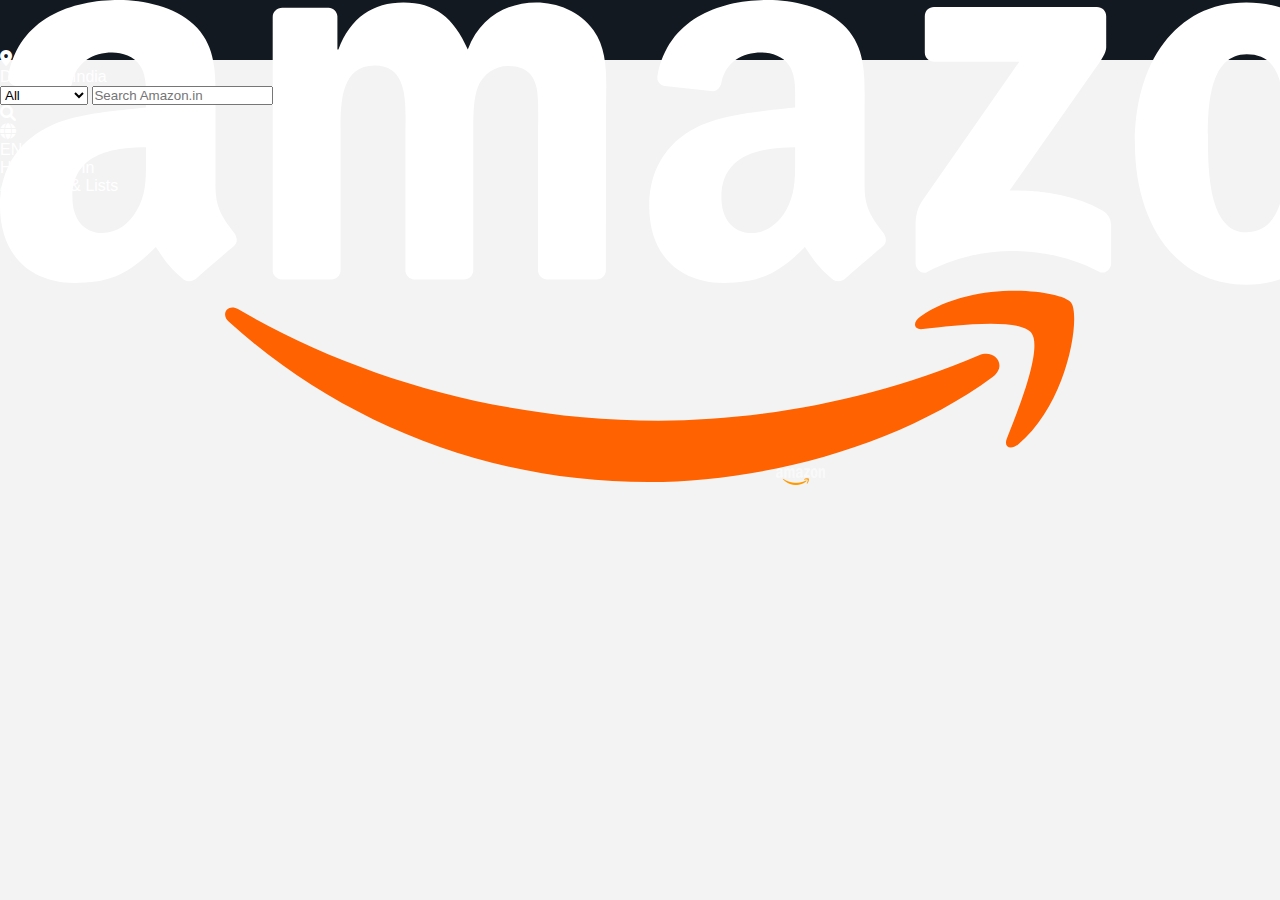
<file: amazon_clone/index.html>
<!DOCTYPE html>
<html lang="en">
  <head>
    <meta charset="UTF-8" />
    <meta name="viewport" content="width=device-width, initial-scale=1.0" />
    <meta name="description" content="Amazon Clone" />
    <meta name="keywords" content="Amazon, Clone, E-commerce" />
    <meta name="author" content="Your Name" />
    <link
      rel="icon"
      type="image/png"
      href="./assets/images/amazon-icon-seeklogo.svg"
    />
    <title>Amazon</title>
    <link rel="stylesheet" href="style.css" />
    <link
      rel="stylesheet"
      href="https://cdnjs.cloudflare.com/ajax/libs/font-awesome/6.0.0-beta3/css/all.min.css"
    />
  </head>
  <body>
    <header>
      <div class="navbar">
        <div class="nav-logo border">
          <a class="logo" href="index.html">
            <img src="./assets/images/AMZN_BIG.D (1).svg" alt="Amazon Logo" />
          </a>
        </div>

        <div class="nav-address border">
          <i class="fas fa-location-dot"></i>
          <div class="address">
            <span class="address-text">Deliver to</span>
            <span class="address-location">India</span>
          </div>
        </div>

        <div class="nav-search">
          <select
            class="search-select"
            aria-label="Search Select"
            name="search"
          >
            <option value="all">All</option>
            <option value="books">Books</option>
            <option value="electronics">Electronics</option>
            <option value="clothing">Clothing</option>
          </select>
          <input
            type="text"
            class="search-input"
            placeholder="Search Amazon.in"
            aria-label="Search Input"
          />
          <div class="search-icon">
            <i class="fas fa-search"></i>
          </div>
        </div>

        <div class="lang-switch">
          <div class="lang-icon">
            <i class="fas fa-globe"></i>
          </div>
          <div class="lang-text">EN</div>
        </div>

        <div class="nav-sign-in">
          <div class="nav-signin-text">Hello, Sign in</div>
          <div class="nav-account">Accounts & Lists</div>
        </div>
      </div>
    </header>
  </body>
</html>
</file>
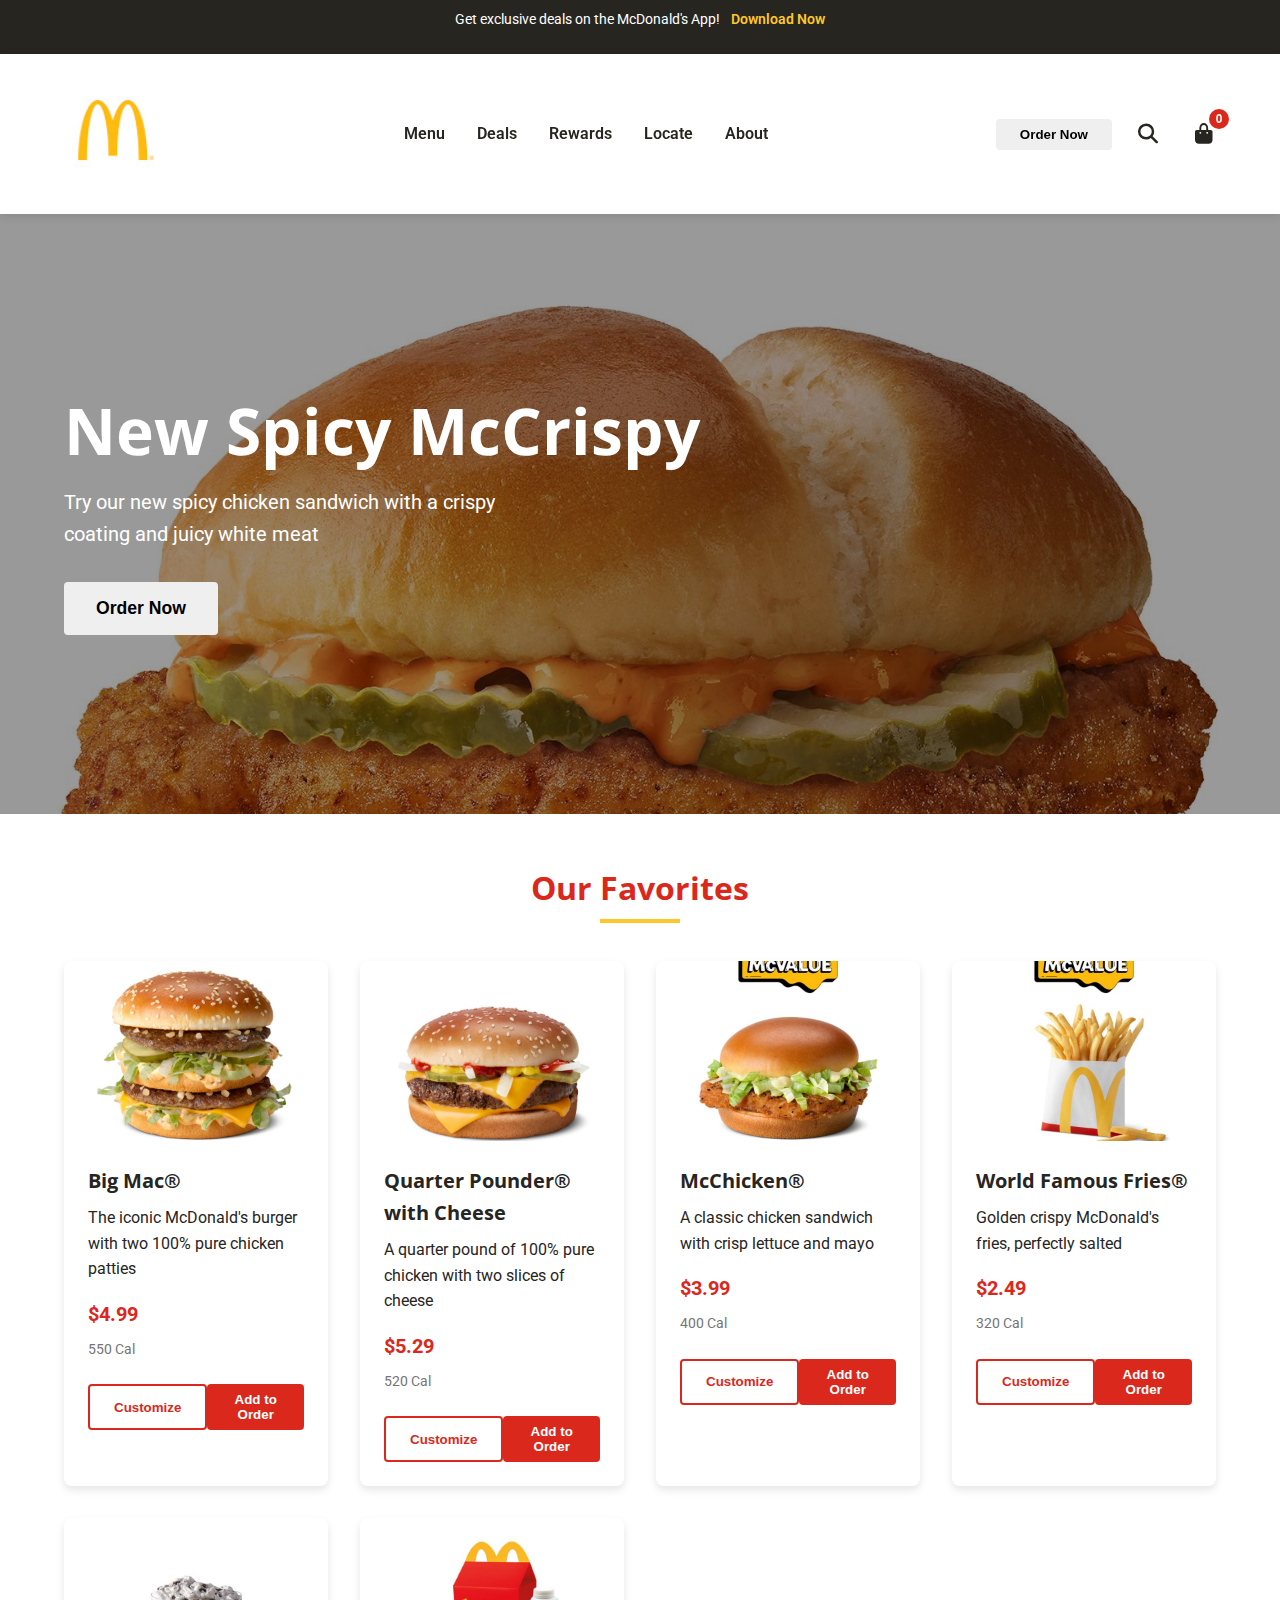
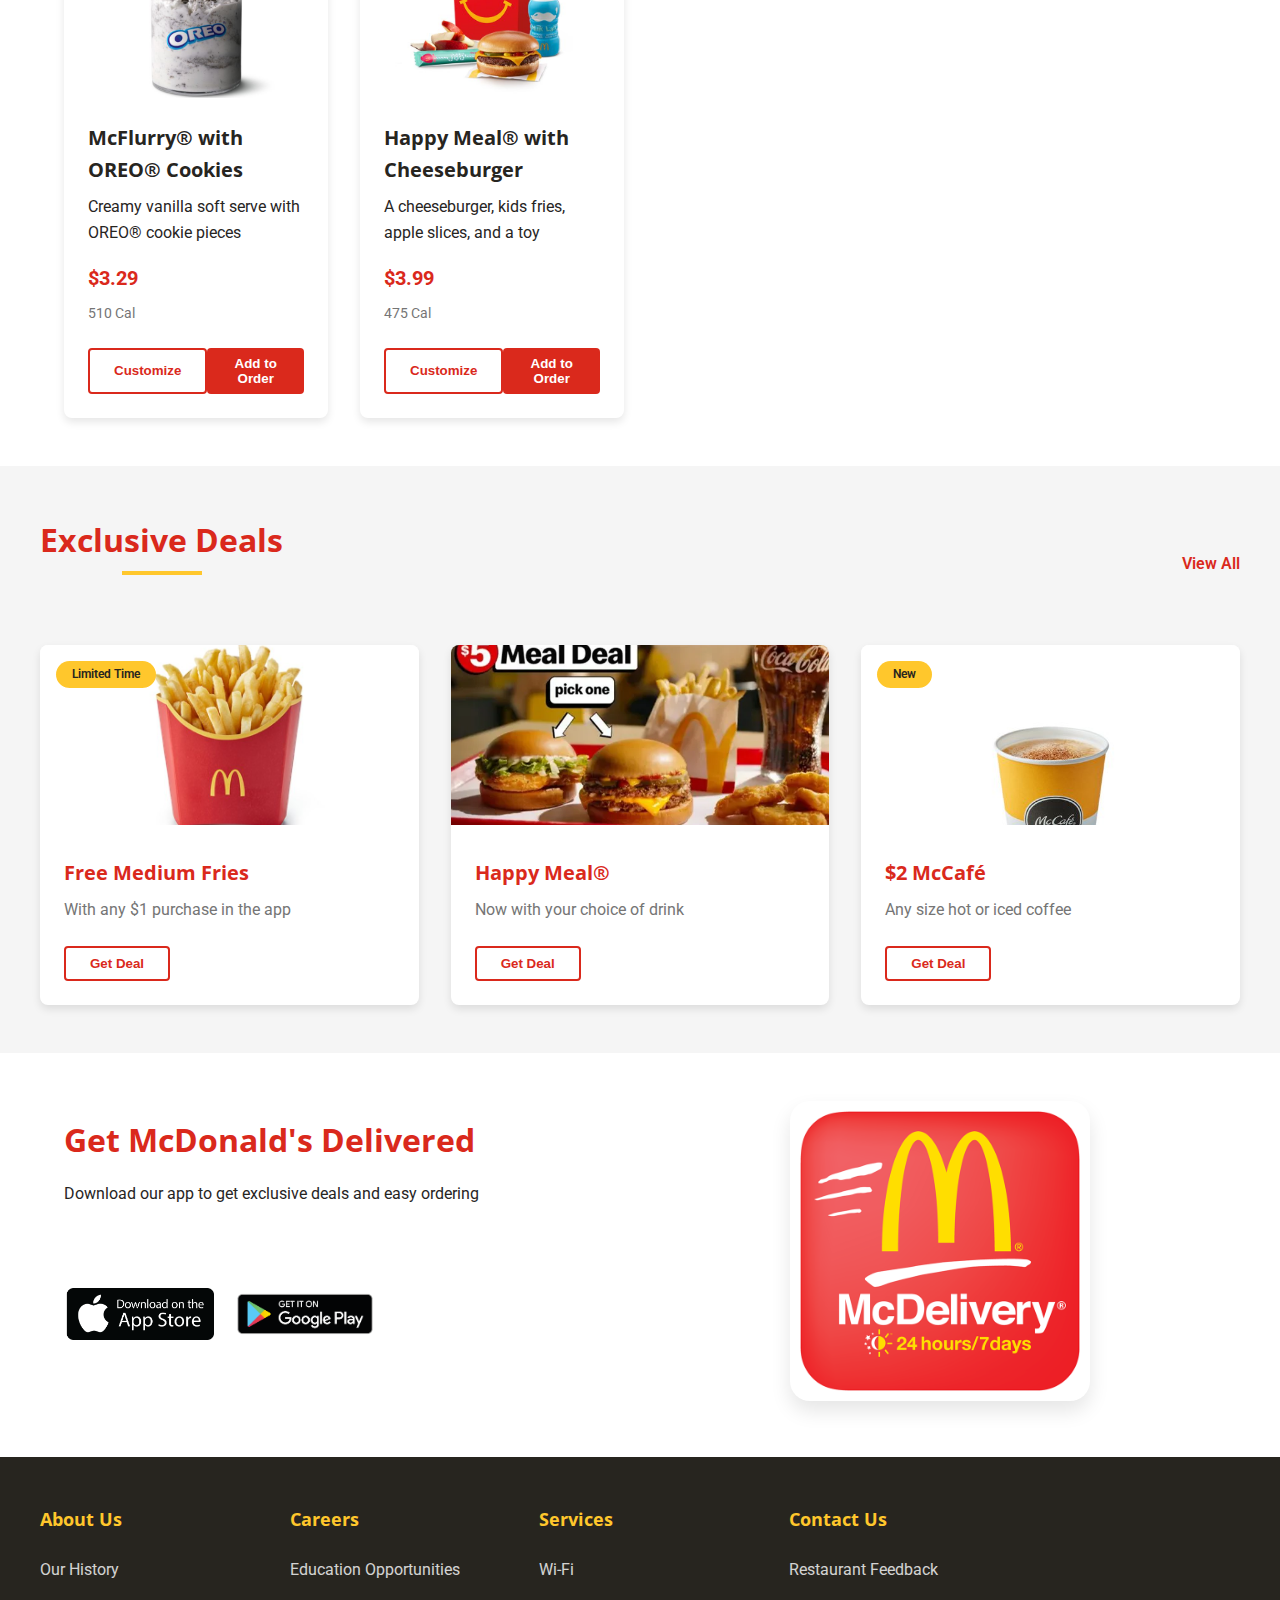
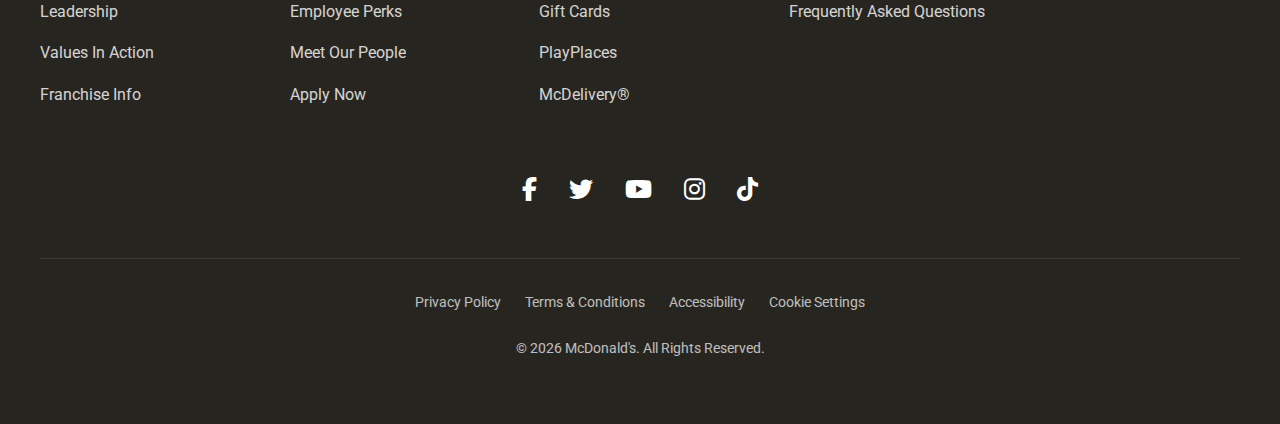
<file: mcd_clone/index.html>
<!DOCTYPE html>
<html lang="en">
  <head>
    <meta charset="UTF-8" />
    <meta name="viewport" content="width=device-width, initial-scale=1.0" />
    <title>McDonald's - Burgers, Fries & More</title>
    <meta name="description" content="Order your favorite McDonald's meals" />
    <meta name="keywords" content="McDonald's, fast food, burgers, fries" />
    <meta name="author" content="McDonald's Clone" />
    <link
      rel="icon"
      href="./assets/images/arches-logo_108x108.jpg"
      type="image/x-icon"
    />
    <link
      rel="apple-touch-icon"
      href="./assets/images/arches-logo_108x108.jpg"
    />
    <link rel="stylesheet" href="css/style.css" />
    <link
      rel="stylesheet"
      href="https://cdnjs.cloudflare.com/ajax/libs/font-awesome/6.4.0/css/all.min.css"
    />
    <link rel="preconnect" href="https://fonts.googleapis.com" />
    <link rel="preconnect" href="https://fonts.gstatic.com" crossorigin />
    <link
      href="https://fonts.googleapis.com/css2?family=Roboto:wght@400;500;700&family=Open+Sans:wght@400;600;700&display=swap"
      rel="stylesheet"
    />
  </head>
  <body>
    <!-- Top Banner -->
    <div class="top-banner">
      <p>
        Get exclusive deals on the McDonald's App! <a href="#">Download Now</a>
      </p>
    </div>

    <!-- Header -->
    <header class="main-header">
      <div class="header-container">
        <div class="logo-container">
          <a href="index.html">
            <img
              src="./assets/images/arches-logo_108x108.jpg"
              alt="McDonald's Logo"
              class="logo"
            />
          </a>
        </div>

        <nav class="main-nav">
          <ul class="nav-links">
            <li><a href="#">Menu</a></li>
            <li><a href="#">Deals</a></li>
            <li><a href="#">Rewards</a></li>
            <li><a href="#">Locate</a></li>
            <li><a href="#">About</a></li>
          </ul>
        </nav>

        <div class="header-actions">
          <button class="btn order-btn">Order Now</button>
          <button title="Search" class="btn-icon search-btn">
            <i class="fas fa-search"></i>
          </button>
          <button class="btn-icon cart-btn">
            <i class="fas fa-shopping-bag"></i>
            <span class="cart-count">0</span>
          </button>
          <button title="Menu" class="menu-toggle">
            <i class="fas fa-bars"></i>
          </button>
        </div>
      </div>
    </header>

    <!-- Mobile Menu -->
    <div class="mobile-menu">
      <div class="mobile-menu-header">
        <button title="Close Menu" class="close-menu">
          <i class="fas fa-times"></i>
        </button>
      </div>
      <ul class="mobile-nav-links">
        <li><a href="#">Menu</a></li>
        <li><a href="#">Deals</a></li>
        <li><a href="#">Rewards</a></li>
        <li><a href="#">Locate</a></li>
        <li><a href="#">About</a></li>
      </ul>
    </div>

    <!-- Hero Section -->
    <section class="hero">
      <div class="hero-content">
        <h1>New Spicy McCrispy</h1>
        <p>
          Try our new spicy chicken sandwich with a crispy coating and juicy
          white meat
        </p>
        <button class="btn btn-large">Order Now</button>
      </div>
    </section>

    <!-- Featured Items -->
    <section class="featured-items">
      <h2 class="section-title">Our Favorites</h2>
      <div class="items-grid" id="featured-items">
        <!-- Items will be loaded via JavaScript -->
      </div>
    </section>

    <!-- Deals Section -->
    <section class="deals-section">
      <div class="section-header">
        <h2 class="section-title">Exclusive Deals</h2>
        <a href="#" class="view-all">View All</a>
      </div>
      <div class="deals-carousel">
        <div class="deal-card">
          <div class="deal-badge">Limited Time</div>
          <img src="assets/images/medium.jpeg" alt="Free Fries Deal" />
          <div class="deal-info">
            <h3>Free Medium Fries</h3>
            <p>With any $1 purchase in the app</p>
            <button class="btn btn-outline">Get Deal</button>
          </div>
        </div>
        <div class="deal-card">
          <img src="assets/images/deal-2.webp" alt="Happy Meal Deal" />
          <div class="deal-info">
            <h3>Happy Meal®</h3>
            <p>Now with your choice of drink</p>
            <button class="btn btn-outline">Get Deal</button>
          </div>
        </div>
        <div class="deal-card">
          <div class="deal-badge">New</div>
          <img src="assets/images/deal-3.jpeg" alt="McCafe Deal" />
          <div class="deal-info">
            <h3>$2 McCafé</h3>
            <p>Any size hot or iced coffee</p>
            <button class="btn btn-outline">Get Deal</button>
          </div>
        </div>
      </div>
    </section>

    <!-- App Section -->
    <section class="app-section">
      <div class="app-content">
        <h2>Get McDonald's Delivered</h2>
        <p>Download our app to get exclusive deals and easy ordering</p>
        <div class="app-buttons">
          <a href="#" class="app-btn">
            <img
              src="assets/images/pngwing.com (1).png"
              alt="Download on the App Store"
            />
          </a>
          <a href="#" class="app-btn">
            <img
              src="assets/images/pngwing.com.png"
              alt="Get it on Google Play"
            />
          </a>
        </div>
      </div>
      <div class="app-image">
        <img src="assets/images/mcdapp.png" alt="McDonald's App" />
      </div>
    </section>

    <!-- Footer -->
    <footer class="main-footer">
      <div class="footer-container">
        <div class="footer-links">
          <div class="footer-column">
            <h3>About Us</h3>
            <ul>
              <li><a href="#">Our History</a></li>
              <li><a href="#">Leadership</a></li>
              <li><a href="#">Values In Action</a></li>
              <li><a href="#">Franchise Info</a></li>
            </ul>
          </div>
          <div class="footer-column">
            <h3>Careers</h3>
            <ul>
              <li><a href="#">Education Opportunities</a></li>
              <li><a href="#">Employee Perks</a></li>
              <li><a href="#">Meet Our People</a></li>
              <li><a href="#">Apply Now</a></li>
            </ul>
          </div>
          <div class="footer-column">
            <h3>Services</h3>
            <ul>
              <li><a href="#">Wi-Fi</a></li>
              <li><a href="#">Gift Cards</a></li>
              <li><a href="#">PlayPlaces</a></li>
              <li><a href="#">McDelivery®</a></li>
            </ul>
          </div>
          <div class="footer-column">
            <h3>Contact Us</h3>
            <ul>
              <li><a href="#">Restaurant Feedback</a></li>
              <li><a href="#">Frequently Asked Questions</a></li>
            </ul>
          </div>
        </div>

        <div class="footer-social">
          <a href="#" aria-label="Facebook"
            ><i class="fab fa-facebook-f"></i
          ></a>
          <a href="#" aria-label="Twitter"><i class="fab fa-twitter"></i></a>
          <a href="#" aria-label="YouTube"><i class="fab fa-youtube"></i></a>
          <a href="#" aria-label="Instagram"
            ><i class="fab fa-instagram"></i
          ></a>
          <a href="#" aria-label="TikTok"><i class="fab fa-tiktok"></i></a>
        </div>

        <div class="footer-bottom">
          <div class="footer-legal">
            <a href="#">Privacy Policy</a>
            <a href="#">Terms & Conditions</a>
            <a href="#">Accessibility</a>
            <a href="#">Cookie Settings</a>
          </div>
          <div class="copyright">
            <p>
              &copy; <span id="year"></span> McDonald's. All Rights Reserved.
            </p>
          </div>
        </div>
      </div>
    </footer>

    <script src="js/script.js"></script>
  </body>
</html>
</file>
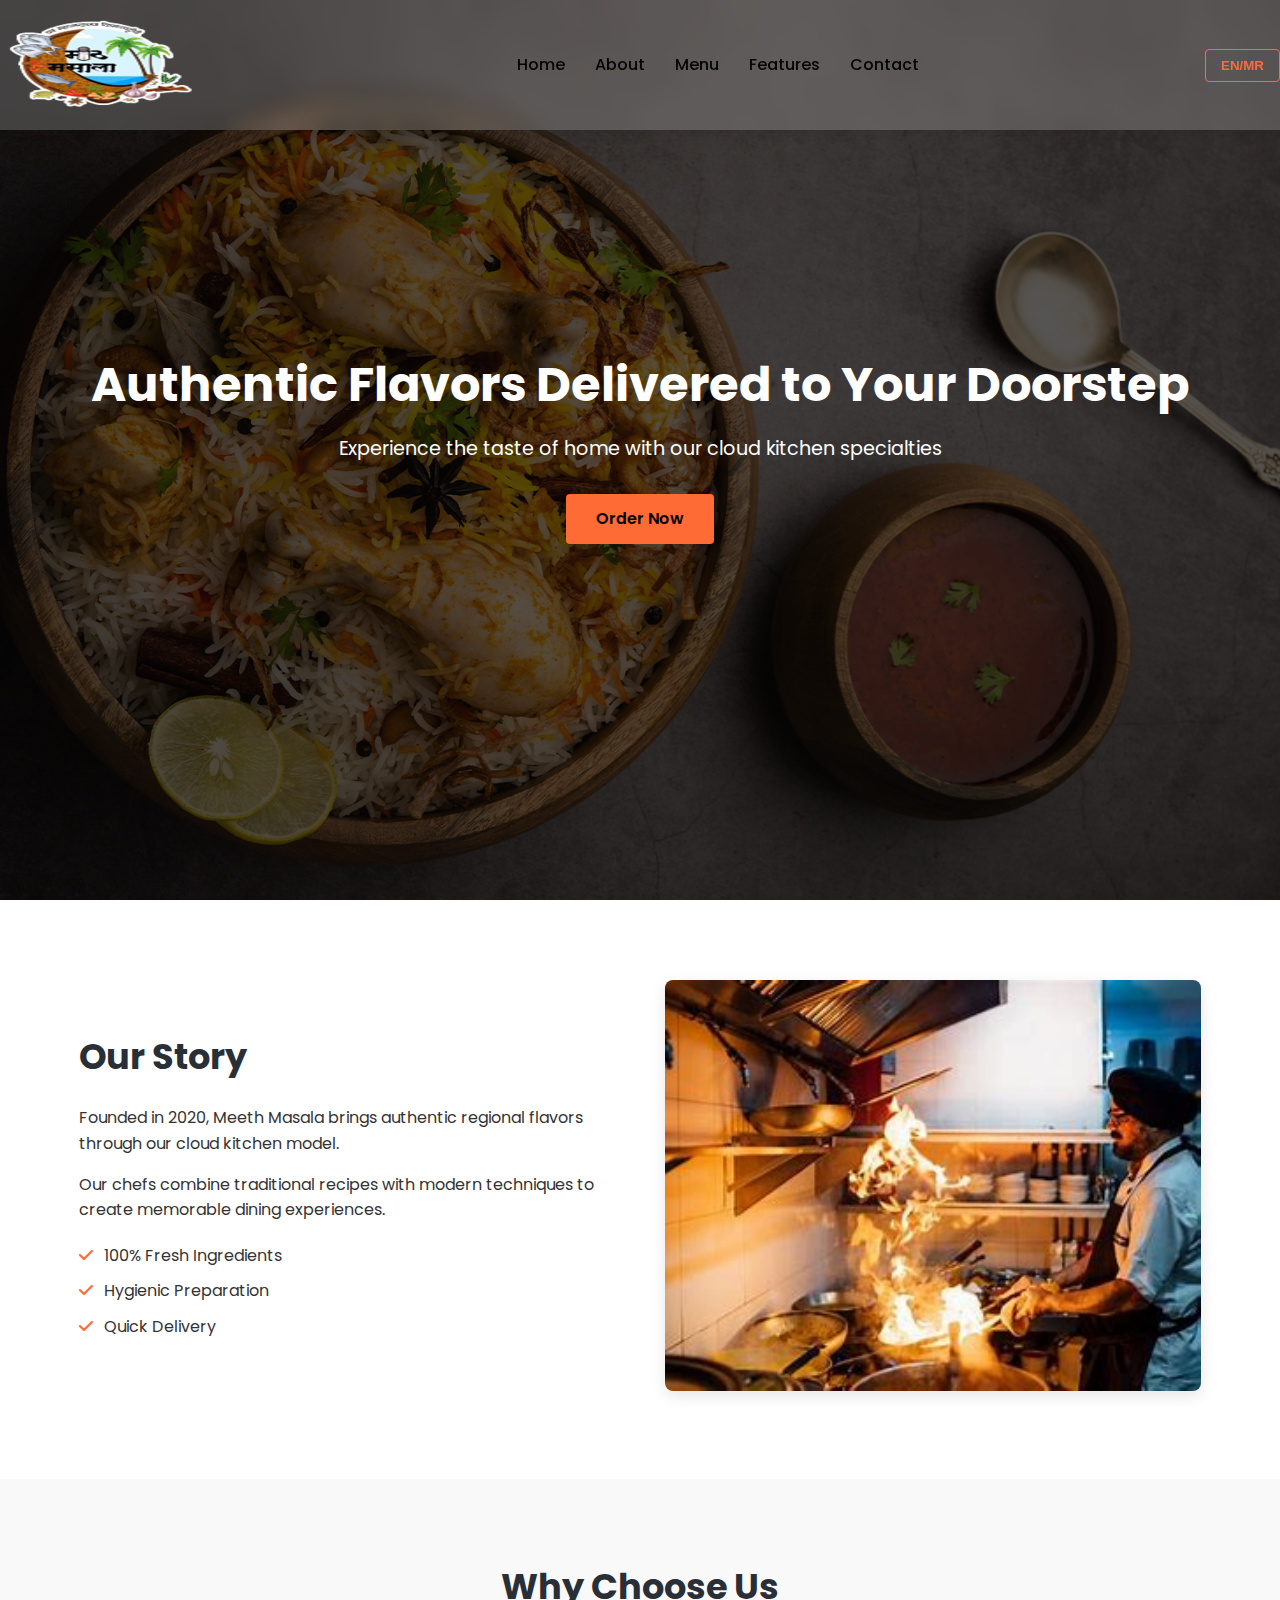
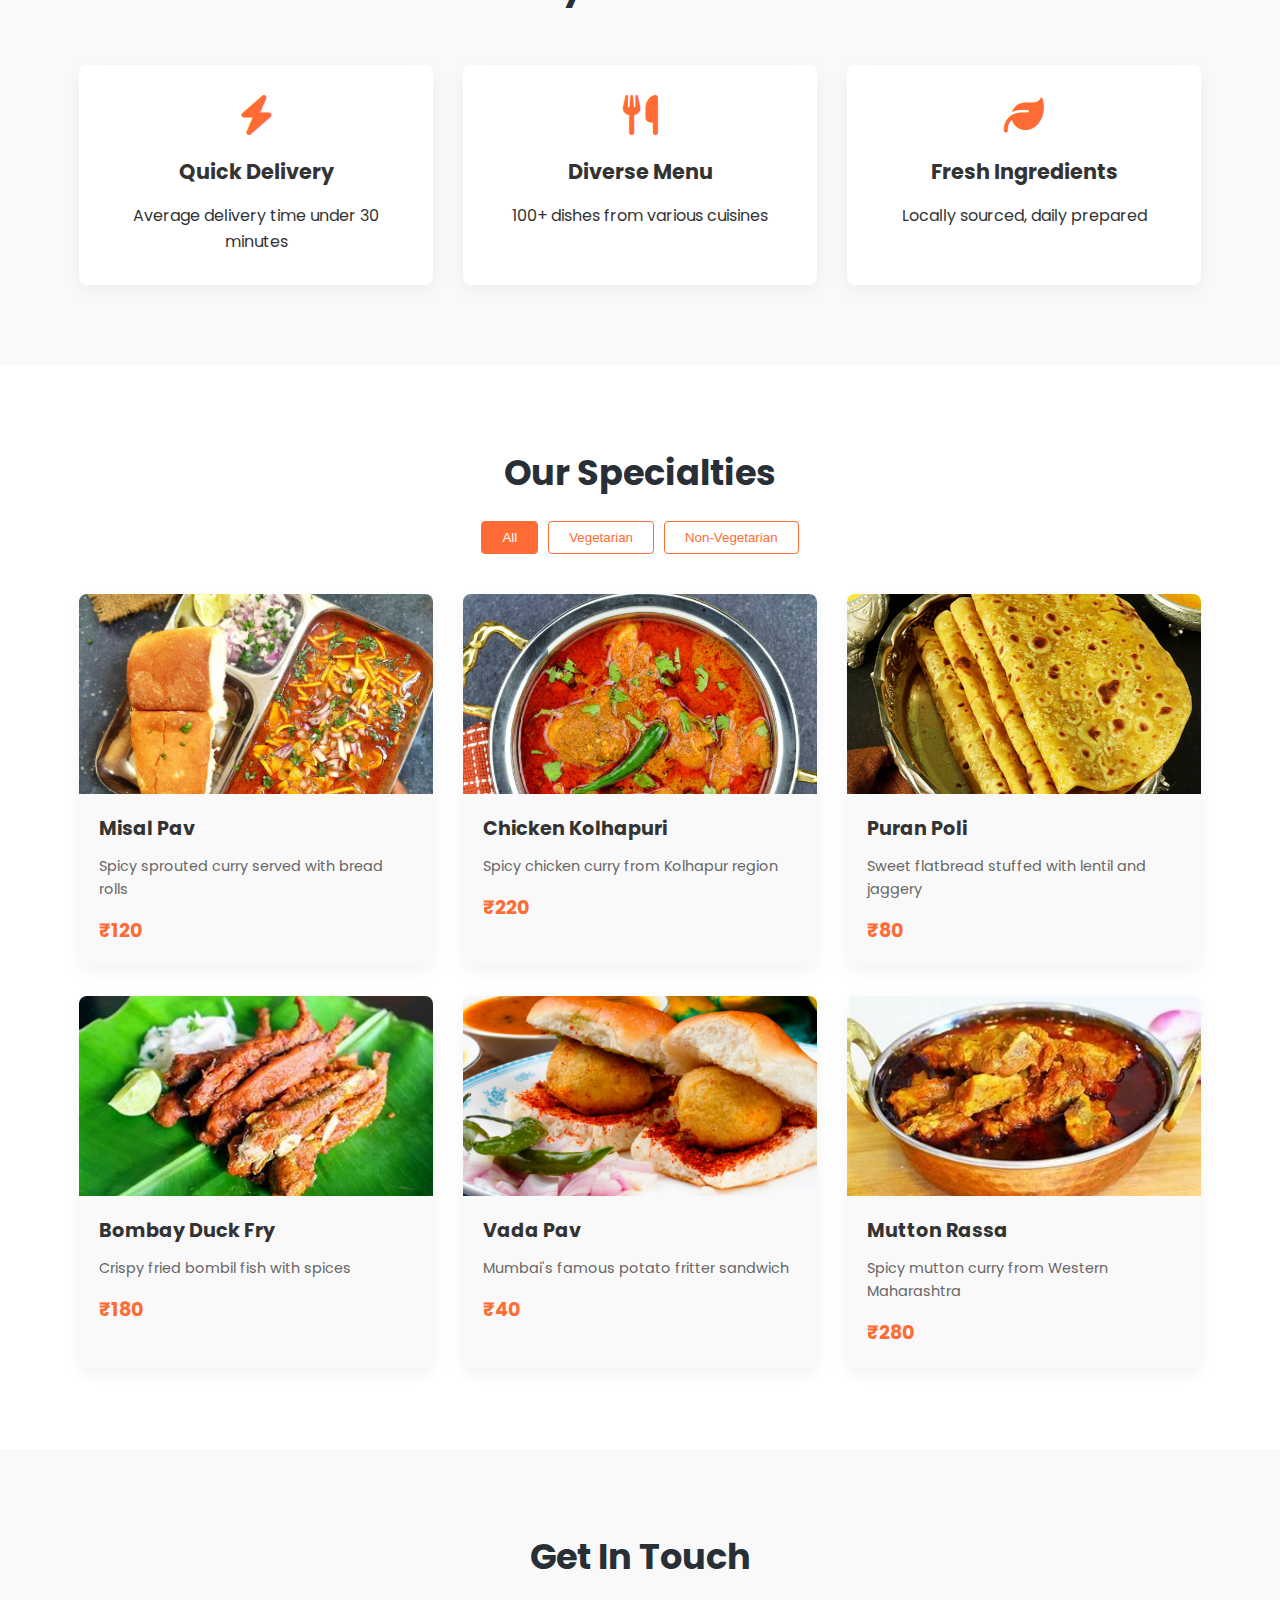
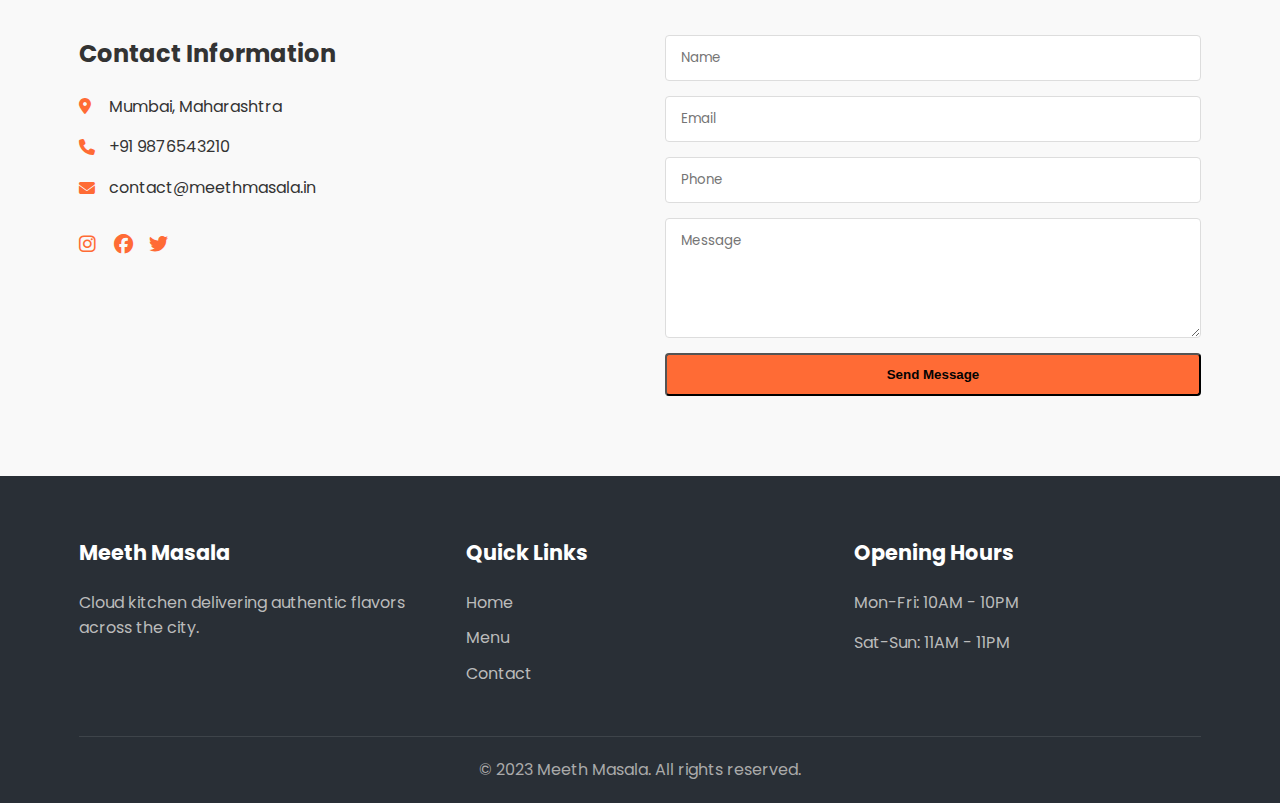
<file: meeth masala/index.html>
<!DOCTYPE html>
<html lang="en">
  <head>
    <meta charset="UTF-8" />
    <meta name="viewport" content="width=device-width, initial-scale=1.0" />
    <title>Meeth Masala - Cloud Kitchen</title>
    <link rel="stylesheet" href="css/style.css" />
    <link rel="icon" href="images/meeth_masala-removebg-preview-200x100.png" />
    <link
      href="https://fonts.googleapis.com/css2?family=Poppins:wght@300;400;500;600;700&display=swap"
      rel="stylesheet"
    />
    <link
      rel="stylesheet"
      href="https://cdnjs.cloudflare.com/ajax/libs/font-awesome/6.4.0/css/all.min.css"
    />
  </head>
  <body>
    <!-- Header with Language Toggle -->
    <header>
      <div class="header-container">
        <img
          src="images/meeth_masala-removebg-preview-200x100.png"
          alt="Logo"
        />
        <nav>
          <ul>
            <li><a href="#home" data-i18n="home">Home</a></li>
            <li><a href="#about" data-i18n="about">About</a></li>
            <li><a href="#menu" data-i18n="menu">Menu</a></li>
            <li><a href="#features" data-i18n="features">Features</a></li>
            <li><a href="#contact" data-i18n="contact">Contact</a></li>
          </ul>
        </nav>
        <div class="lang-switch">
          <button id="lang-toggle" aria-label="Toggle language">EN/MR</button>
        </div>
      </div>
    </header>

    <!-- Hero Section -->
    <section class="hero" id="home">
      <div class="container">
        <h1 data-i18n="hero-title">
          Authentic Flavors Delivered to Your Doorstep
        </h1>
        <p data-i18n="hero-sub">
          Experience the taste of home with our cloud kitchen specialties
        </p>
        <a href="#menu" class="btn" data-i18n="order-now">Order Now</a>
      </div>
    </section>

    <!-- About Section -->
    <section class="about" id="about">
      <div class="container">
        <div class="about-content">
          <div class="about-text">
            <h2 data-i18n="about-title">Our Story</h2>
            <p data-i18n="about-text1">
              Founded in 2020, Meeth Masala brings authentic regional flavors
              through our cloud kitchen model.
            </p>
            <p data-i18n="about-text2">
              Our chefs combine traditional recipes with modern techniques to
              create memorable dining experiences.
            </p>
            <ul class="about-list">
              <li data-i18n="about-list1">100% Fresh Ingredients</li>
              <li data-i18n="about-list2">Hygienic Preparation</li>
              <li data-i18n="about-list3">Quick Delivery</li>
            </ul>
          </div>
          <div class="about-image">
            <img src="images/OIP (1).jpeg" alt="Kitchen interior" />
          </div>
        </div>
      </div>
    </section>

    <!-- Features Section -->
    <section class="features" id="features">
      <div class="container">
        <h2 data-i18n="features-title">Why Choose Us</h2>
        <div class="features-grid">
          <div class="feature-card">
            <i class="fas fa-bolt"></i>
            <h3 data-i18n="feature1-title">Quick Delivery</h3>
            <p data-i18n="feature1-text">
              Average delivery time under 30 minutes
            </p>
          </div>
          <div class="feature-card">
            <i class="fas fa-utensils"></i>
            <h3 data-i18n="feature2-title">Diverse Menu</h3>
            <p data-i18n="feature2-text">100+ dishes from various cuisines</p>
          </div>
          <div class="feature-card">
            <i class="fas fa-leaf"></i>
            <h3 data-i18n="feature3-title">Fresh Ingredients</h3>
            <p data-i18n="feature3-text">Locally sourced, daily prepared</p>
          </div>
        </div>
      </div>
    </section>

    <!-- Menu Section -->
    <section class="menu" id="menu">
      <div class="container">
        <h2 data-i18n="menu-title">Our Specialties</h2>
        <div class="menu-tabs">
          <button
            class="tab-btn active"
            data-category="all"
            data-i18n="menu-all"
          >
            All
          </button>
          <button class="tab-btn" data-category="veg" data-i18n="menu-veg">
            Vegetarian
          </button>
          <button
            class="tab-btn"
            data-category="nonveg"
            data-i18n="menu-nonveg"
          >
            Non-Vegetarian
          </button>
        </div>
        <div class="menu-grid">
          <!-- Menu items will be populated by JavaScript -->
        </div>
      </div>
    </section>

    <!-- Contact Section -->
    <section class="contact" id="contact">
      <div class="container">
        <h2 data-i18n="contact-title">Get In Touch</h2>
        <div class="contact-content">
          <div class="contact-info">
            <h3 data-i18n="contact-info">Contact Information</h3>
            <p>
              <i class="fas fa-map-marker-alt"></i>
              <span data-i18n="contact-address">Mumbai, Maharashtra</span>
            </p>
            <p><i class="fas fa-phone"></i> <span>+91 9876543210</span></p>
            <p>
              <i class="fas fa-envelope"></i>
              <span>contact@meethmasala.in</span>
            </p>
            <div class="social-links">
              <a href="#"><i class="fab fa-instagram"></i></a>
              <a href="#"><i class="fab fa-facebook"></i></a>
              <a href="#"><i class="fab fa-twitter"></i></a>
            </div>
          </div>
          <div class="contact-form">
            <form>
              <input
                type="text"
                placeholder="Name"
                data-i18n-ph="name-ph"
                required
              />
              <input
                type="email"
                placeholder="Email"
                data-i18n-ph="email-ph"
                required
              />
              <input type="tel" placeholder="Phone" data-i18n-ph="phone-ph" />
              <textarea
                placeholder="Message"
                data-i18n-ph="message-ph"
                required
              ></textarea>
              <button type="submit" class="btn" data-i18n="submit-btn">
                Send Message
              </button>
            </form>
          </div>
        </div>
      </div>
    </section>

    <!-- Footer -->
    <footer>
      <div class="container">
        <div class="footer-content">
          <div class="footer-col">
            <h3 data-i18n="footer-title">Meeth Masala</h3>
            <p data-i18n="footer-about">
              Cloud kitchen delivering authentic flavors across the city.
            </p>
          </div>
          <div class="footer-col">
            <h3 data-i18n="quick-links">Quick Links</h3>
            <ul>
              <li><a href="#home" data-i18n="home">Home</a></li>
              <li><a href="#menu" data-i18n="menu">Menu</a></li>
              <li><a href="#contact" data-i18n="contact">Contact</a></li>
            </ul>
          </div>
          <div class="footer-col">
            <h3 data-i18n="opening-hours">Opening Hours</h3>
            <p data-i18n="hours-weekdays">Mon-Fri: 10AM - 10PM</p>
            <p data-i18n="hours-weekend">Sat-Sun: 11AM - 11PM</p>
          </div>
        </div>
        <div class="copyright">
          <p data-i18n="copyright">
            &copy; 2023 Meeth Masala. All rights reserved.
          </p>
        </div>
      </div>
    </footer>

    <script src="js/script.js"></script>
  </body>
</html>
</file>
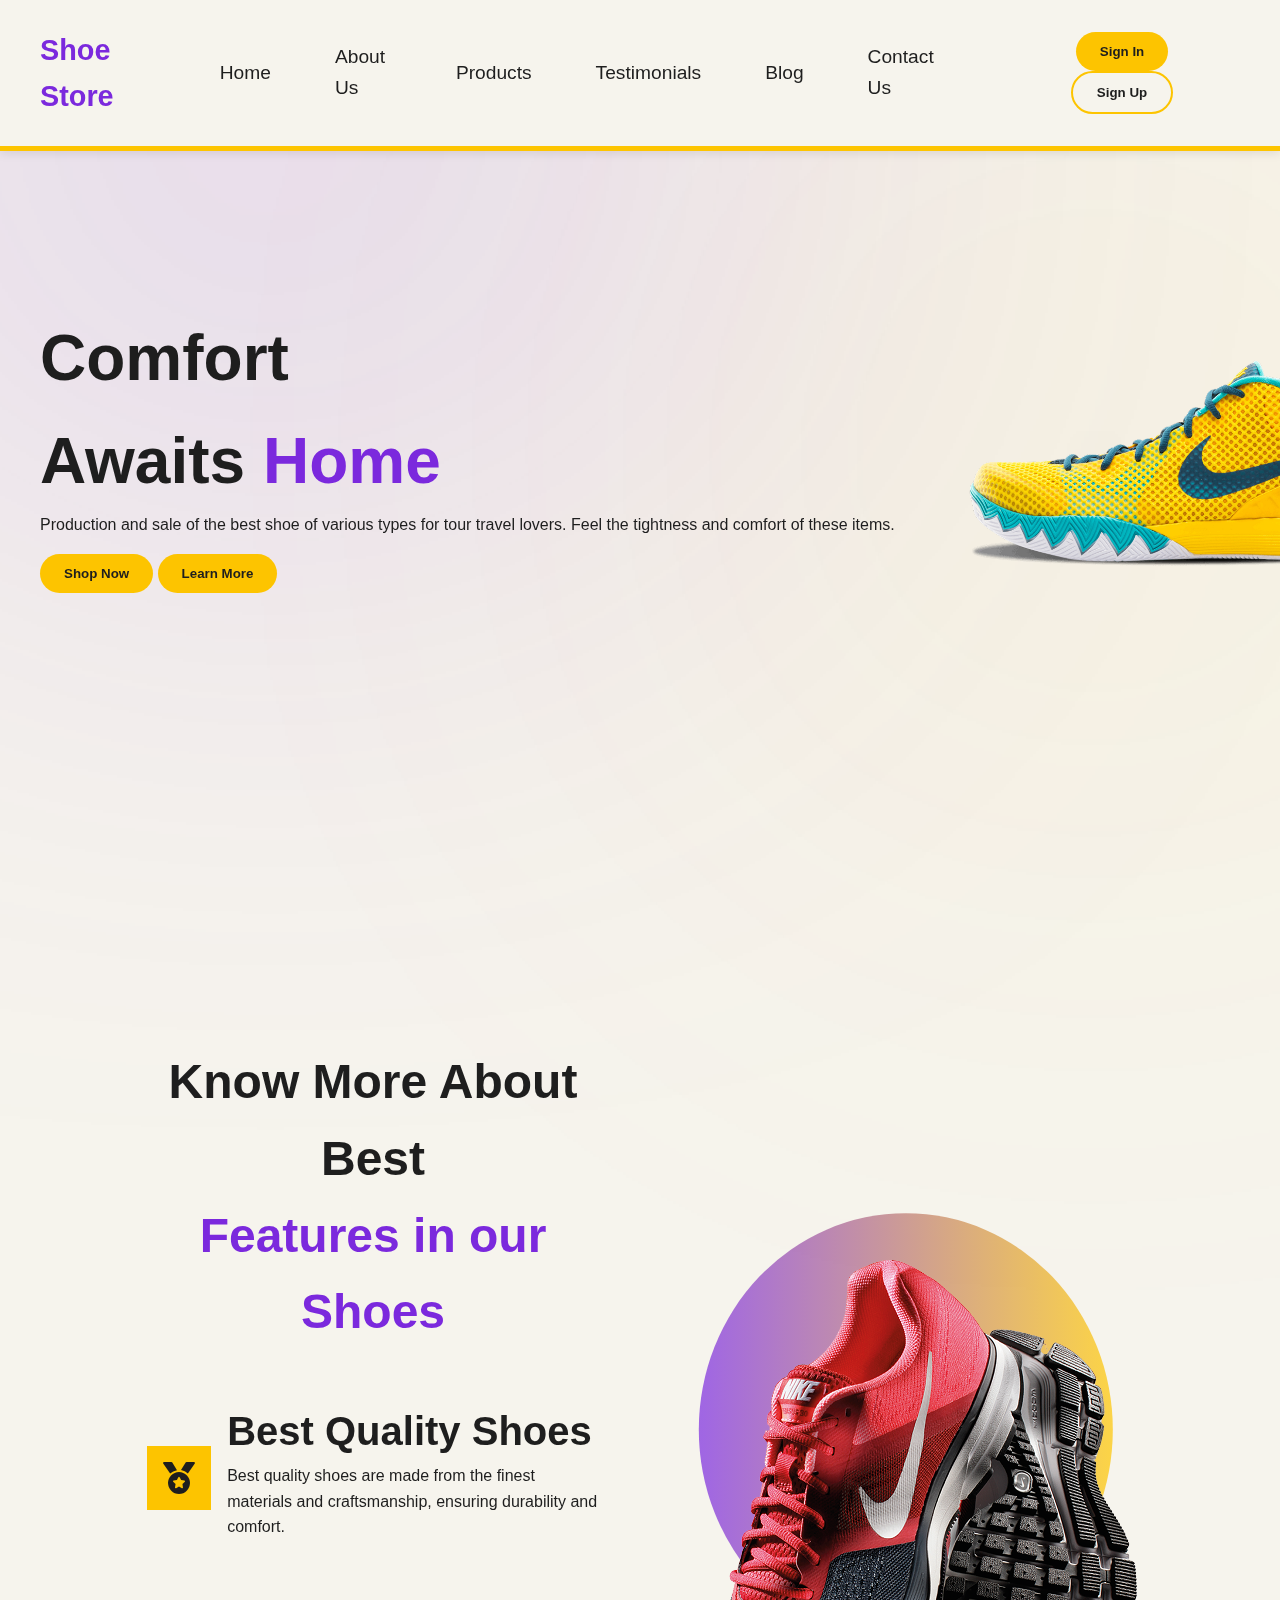
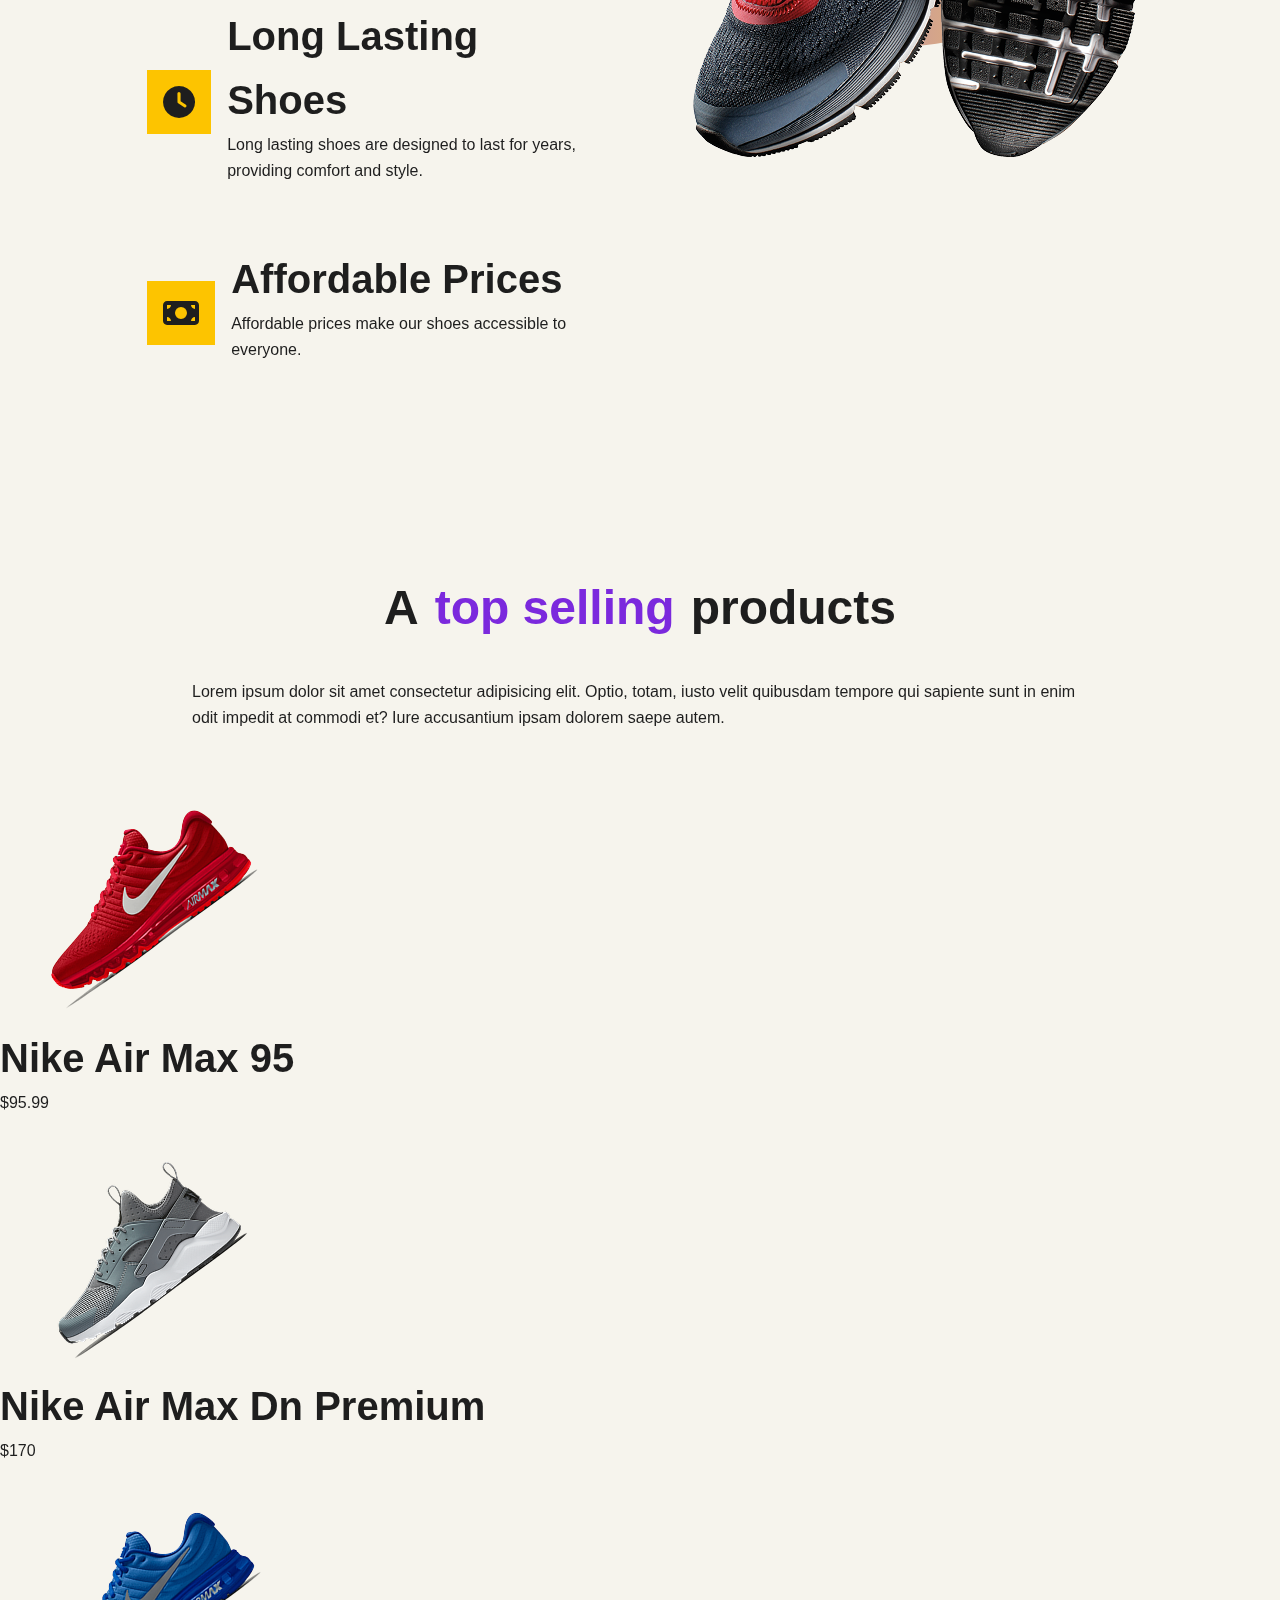
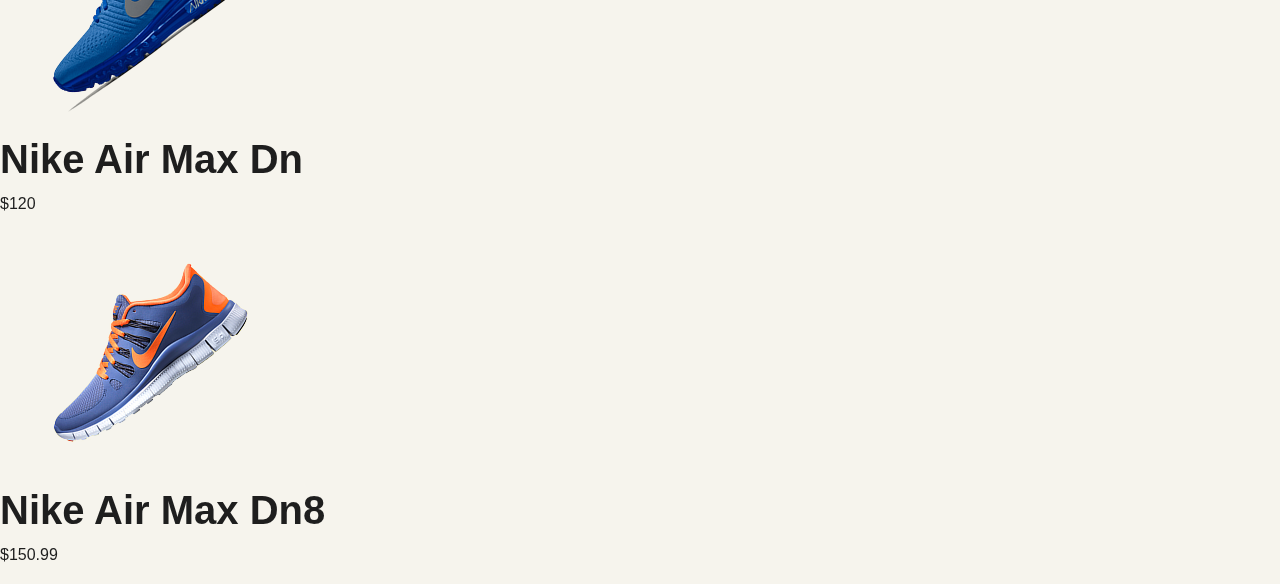
<file: Shoes-Store/index.html>
<!DOCTYPE html>
<html lang="en">
  <head>
    <meta charset="UTF-8" />
    <meta name="viewport" content="width=device-width, initial-scale=1.0" />
    <meta
      name="description"
      content="Shoe Store - Your one-stop shop for the latest and greatest in footwear."
    />
    <meta
      name="keywords"
      content="shoes, footwear, sneaker store, shoe store, online shopping"
    />
    <meta name="author" content="Shoe Store Team" />
    <link rel="stylesheet" href="styles.css" />
    <link
      href="https://api.fontshare.com/v2/css?f[]=clash-display@600&display=swap"
      rel="stylesheet"
    />
    <link
      rel="stylesheet"
      href="https://cdnjs.cloudflare.com/ajax/libs/font-awesome/6.0.0-beta3/css/all.min.css"
    />
    <title>Shoe Store</title>
  </head>
  <body>
    <header class="header">
      <a href="#" class="logo" title="Shoe Store"> Shoe Store</a>
      <div class="nav-links">
        <nav class="nav">
          <ul>
            <li><a href="#home">Home</a></li>
            <li><a href="#about">About Us</a></li>
            <li><a href="#products">Products</a></li>
            <li><a href="#testimonials">Testimonials</a></li>
            <li><a href="#blog">Blog</a></li>
            <li><a href="#contact">Contact Us</a></li>
          </ul>
        </nav>
        <div class="btn">
          <button type="button" class="btn btn-primary" title="Sign in">
            Sign In
          </button>
          <button type="button" class="btn btn-outline" title="Sign Up">
            Sign Up
          </button>
        </div>
      </div>
    </header>
    <!-- Hero Section -->
    <section id="home" class="hero">
      <div class="hero-content">
        <div class="hero-main">
          <h1>Comfort</h1>
          <h1>Awaits<span> Home</span></h1>
          <div class="hero-text">
            <p>
              Production and sale of the best shoe of various types for tour
              travel lovers. Feel the tightness and comfort of these items.
            </p>
          </div>
          <div class="hero-buttons">
            <button type="button" class="btn btn-primary" title="Shop Now">
              Shop Now
            </button>
            <button type="button" class="btn btn-primary" title="Learn More">
              Learn More
            </button>
          </div>
        </div>
        <div class="hero-image-container">
          <img
            src="./assets/img/shoes_image_1 1.png"
            alt="Hero Image"
            class="hero-image"
            loading="lazy"
          />
        </div>
      </div>
    </section>

    <!-- About Section -->
    <section id="about" class="about">
      <div class="about-content">
        <div class="about-features">
          <h2>Know More About Best <span>Features in our Shoes</span></h2>
          <div class="about-feature">
            <i class="fa-solid fa-medal"></i>
            <div class="about-feature-text">
              <h3>Best Quality Shoes</h3>
              <p>
                Best quality shoes are made from the finest materials and
                craftsmanship, ensuring durability and comfort.
              </p>
            </div>
          </div>
          <div class="about-feature">
            <i class="fa-solid fa-clock"></i>
            <div class="about-feature-text">
              <h3>Long Lasting Shoes</h3>
              <p>
                Long lasting shoes are designed to last for years, providing
                comfort and style.
              </p>
            </div>
          </div>
          <div class="about-feature">
            <i class="fa-solid fa-money-bill"></i>
            <div class="about-feature-text">
              <h3>Affordable Prices</h3>
              <p>Affordable prices make our shoes accessible to everyone.</p>
            </div>
          </div>
        </div>
        <div class="about-image-container">
          <img
            src="./assets/img/pngwing 1.png"
            alt="About Image"
            loading="lazy"
          />
        </div>
      </div>
    </section>

    <!-- Products Section -->
    <section id="products" class="products">
      <div class="product-header">
        <h2>A <span>top selling</span> products</h2>
        <p>
          Lorem ipsum dolor sit amet consectetur adipisicing elit. Optio, totam,
          iusto velit quibusdam tempore qui sapiente sunt in enim odit impedit
          at commodi et? Iure accusantium ipsam dolorem saepe autem.
        </p>
      </div>
      <div class="product-cards">
        <a href="#">
          <div class="product-card">
            <img src="./assets/img/pngwing 2.png" alt="Product 1" />
            <h3>Nike Air Max 95</h3>
            <p>$95.99</p>
          </div>
        </a>
        <a href="#">
          <div class="product-card">
            <img src="./assets/img/pngwing 3.png" alt="Product 2" />
            <h3>Nike Air Max Dn Premium</h3>
            <p>$170</p>
          </div>
        </a>
        <a href="#">
          <div class="product-card">
            <img src="./assets/img/pngwing 4.png" alt="Product 3" />
            <h3>Nike Air Max Dn</h3>
            <p>$120</p>
          </div>
        </a>
        <a href="#">
          <div class="product-card">
            <img src="./assets/img/pngwing 5.png" alt="Product 4" />
            <h3>Nike Air Max Dn8</h3>
            <p>$150.99</p>
          </div>
        </a>
      </div>
    </section>
  </body>
</html>
</file>
<file: amazon_clone/style.css>
* {
  margin: 0;
  padding: 0;
  box-sizing: border-box;
}

body {
  font-family: 'Poppins', sans-serif;
  background-color: #f3f3f3;
}

h1 {
  font-size: 2rem;
  color: #333;
}
h2 {
  font-size: 1.5rem;
  color: #555;
}
h3 {
  font-size: 1.2rem;
  color: #777;
}
h4 {
  font-size: 1rem;
  color: #999;
}
h5 {
  font-size: 0.9rem;
  color: #aaa;
}
h6 {
  font-size: 0.8rem;
  color: #bbb;
}
p {
  font-size: 1rem;
  color: #444;
}

.navbar {
  height: 60px;
  background-color: #131921;
  color: white;
}

.nav-logo {
  height: 50px;
  width: 113px;
}

.logo {
  background-image: url('./assets/images/1688364164amazon-logo-transparent-98x34.png');
  height: 50px;
  width: 113px;
  color: white;
  background-repeat: no-repeat;
  background-size: contain;
  background-position: center;
}
</file>
<file: mcd_clone/css/style.css>
:root {
  --red: #da291c;
  --yellow: #ffc72c;
  --dark-red: #a6192e;
  --black: #27251f;
  --white: #ffffff;
  --gray: #f5f5f5;
  --dark-gray: #757575;


  --space-xs: 0.5rem;
  --space-sm: 1rem;
  --space-md: 1.5rem;
  --space-lg: 2rem;
  --space-xl: 3rem;

  --font-primary: 'Roboto', sans-serif;
  --font-secondary: 'Open Sans', sans-serif;
}

* {
  margin: 0;
  padding: 0;
  box-sizing: border-box;
}

body {
  font-family: var(--font-primary);
  color: var(--black);
  line-height: 1.6;
}

/* Typography */
h1,
h2,
h3 {
  font-family: var(--font-secondary);
  font-weight: 700;
}

h1 {
  font-size: 2.5rem;
  line-height: 1.2;
}

h2 {
  font-size: 2rem;
  margin-bottom: var(--space-md);
}

h3 {
  font-size: 1.25rem;
}

p {
  margin-bottom: var(--space-sm);
}

a {
  text-decoration: none;
  color: inherit;
}

/* Buttons */
.btn {
  display: inline-block;
  padding: var(--space-xs) var(--space-md);
  border-radius: 4px;
  font-weight: 600;
  text-align: center;
  cursor: pointer;
  transition: all 0.3s ease;
  border: none;
}

.btn-large {
  padding: var(--space-sm) var(--space-lg);
  font-size: 1.1rem;
}

.btn-primary {
  background-color: var(--red);
  color: var(--white);
}

.btn-primary:hover {
  background-color: var(--dark-red);
  transform: translateY(-2px);
}

.btn-outline {
  background-color: transparent;
  border: 2px solid var(--red);
  color: var(--red);
}

.btn-outline:hover {
  background-color: var(--red);
  color: var(--white);
}

.btn-icon {
  background: none;
  border: none;
  cursor: pointer;
  position: relative;
  color: var(--black);
  font-size: 1.25rem;
  width: 40px;
  height: 40px;
  display: flex;
  align-items: center;
  justify-content: center;
  border-radius: 50%;
  transition: all 0.3s ease;
}

.btn-icon:hover {
  background-color: rgba(0, 0, 0, 0.05);
}

.cart-count {
  position: absolute;
  top: -5px;
  right: -5px;
  background-color: var(--red);
  color: var(--white);
  border-radius: 50%;
  width: 20px;
  height: 20px;
  display: flex;
  align-items: center;
  justify-content: center;
  font-size: 0.75rem;
  font-weight: 600;
}

/* Top Banner */
.top-banner {
  background-color: var(--black);
  color: var(--white);
  text-align: center;
  padding: var(--space-xs);
  font-size: 0.875rem;
}

.top-banner a {
  color: var(--yellow);
  font-weight: 600;
  margin-left: var(--space-xs);
}

/* Header */
.main-header {
  background-color: var(--white);
  box-shadow: 0 2px 10px rgba(0, 0, 0, 0.1);
  position: sticky;
  top: 0;
  z-index: 100;
}

.header-container {
  max-width: 1200px;
  margin: 0 auto;
  padding: var(--space-sm);
  display: flex;
  align-items: center;
  justify-content: space-between;
}

.logo-container {
  width: 120px;
}

.logo {
  width: 100%;
  height: auto;
}

.main-nav {
  display: none;
}

.nav-links {
  display: flex;
  list-style: none;
  gap: var(--space-lg);
}

.nav-links a {
  font-weight: 600;
  position: relative;
  padding: var(--space-xs) 0;
}

.nav-links a::after {
  content: '';
  position: absolute;
  bottom: 0;
  left: 0;
  width: 0;
  height: 3px;
  background-color: var(--red);
  transition: width 0.3s ease;
}

.nav-links a:hover::after {
  width: 100%;
}

.header-actions {
  display: flex;
  align-items: center;
  gap: var(--space-sm);
}

.order-btn {
  display: none;
}

.menu-toggle {
  background: none;
  border: none;
  font-size: 1.5rem;
  color: var(--black);
  cursor: pointer;
}

/* Mobile Menu */
.mobile-menu {
  position: fixed;
  top: 0;
  left: -100%;
  width: 80%;
  max-width: 350px;
  height: 100vh;
  background-color: var(--white);
  z-index: 1000;
  transition: left 0.3s ease;
  box-shadow: 2px 0 10px rgba(0, 0, 0, 0.1);
}

.mobile-menu.active {
  left: 0;
}

.mobile-menu-header {
  padding: var(--space-md);
  display: flex;
  justify-content: flex-end;
}

.close-menu {
  background: none;
  border: none;
  font-size: 1.5rem;
  cursor: pointer;
}

.mobile-nav-links {
  list-style: none;
  padding: 0 var(--space-md);
}

.mobile-nav-links li {
  margin-bottom: var(--space-lg);
}

.mobile-nav-links a {
  font-size: 1.1rem;
  font-weight: 600;
}

.overlay {
  position: fixed;
  top: 0;
  left: 0;
  width: 100%;
  height: 100%;
  background-color: rgba(0, 0, 0, 0.5);
  z-index: 999;
  opacity: 0;
  pointer-events: none;
  transition: opacity 0.3s ease;
}

.overlay.active {
  opacity: 1;
  pointer-events: all;
}

/* Hero Section */
.hero {
  background-image: url('../assets/images/DC_202012_0116_SpicyCrispyChicken_PotatoBun_1564x1564-1_product-header-desktop.jpeg');
  background-size: cover;
  background-position: center;
  height: 400px;
  display: flex;
  align-items: center;
  position: relative;
}

.hero::before {
  content: '';
  position: absolute;
  top: 0;
  left: 0;
  width: 100%;
  height: 100%;
  background-color: rgba(0, 0, 0, 0.4);
}

.hero-content {
  position: relative;
  z-index: 1;
  color: var(--white);
  padding: 0 var(--space-md);
  max-width: 1200px;
  margin: 0 auto;
  width: 100%;
}

.hero h1 {
  font-size: 2.5rem;
  margin-bottom: var(--space-sm);
}

.hero p {
  font-size: 1.25rem;
  margin-bottom: var(--space-lg);
  max-width: 500px;
}

/* Featured Items */
.featured-items {
  padding: var(--space-xl) var(--space-md);
  max-width: 1200px;
  margin: 0 auto;
}

.section-title {
  text-align: center;
  color: var(--red);
  position: relative;
  margin-bottom: var(--space-xl);
}

.section-title::after {
  content: '';
  position: absolute;
  bottom: -10px;
  left: 50%;
  transform: translateX(-50%);
  width: 80px;
  height: 4px;
  background-color: var(--yellow);
}

.items-grid {
  display: grid;
  grid-template-columns: repeat(auto-fill, minmax(250px, 1fr));
  gap: var(--space-lg);
}

.item-card {
  background-color: var(--white);
  border-radius: 8px;
  overflow: hidden;
  box-shadow: 0 4px 8px rgba(0, 0, 0, 0.1);
  transition: transform 0.3s ease, box-shadow 0.3s ease;
}

.item-card:hover {
  transform: translateY(-5px);
  box-shadow: 0 6px 12px rgba(0, 0, 0, 0.15);
}

.item-image {
  height: 180px;
  display: flex;
  justify-content: center;
  align-items: center;
  /* overflow: hidden; */
}

.item-image img {
  width: 200px;
  height: 180px;
  object-fit: cover;
  transition: transform 0.3s ease;
}

.item-card:hover .item-image img {
  transform: scale(1.05);
}

.item-info {
  padding: var(--space-md);
}

.item-info h3 {
  margin-bottom: var(--space-xs);
}

.item-price {
  font-weight: 700;
  color: var(--red);
  font-size: 1.25rem;
  margin: var(--space-xs) 0;
}

.item-calories {
  color: var(--dark-gray);
  font-size: 0.875rem;
}

.item-actions {
  display: flex;
  justify-content: space-between;
  margin-top: var(--space-md);
}

/* Deals Section */
.deals-section {
  background-color: var(--gray);
  padding: var(--space-xl) var(--space-md);
}

.section-header {
  max-width: 1200px;
  margin: 0 auto var(--space-lg);
  display: flex;
  justify-content: space-between;
  align-items: center;
}

.view-all {
  color: var(--red);
  font-weight: 600;
}

.deals-carousel {
  max-width: 1200px;
  margin: 0 auto;
  display: grid;
  grid-template-columns: repeat(auto-fill, minmax(300px, 1fr));
  gap: var(--space-lg);
}

.deal-card {
  background-color: var(--white);
  border-radius: 8px;
  overflow: hidden;
  position: relative;
  box-shadow: 0 4px 8px rgba(0, 0, 0, 0.1);
}

.deal-badge {
  position: absolute;
  top: var(--space-sm);
  left: var(--space-sm);
  background-color: var(--yellow);
  color: var(--black);
  padding: 0.25rem var(--space-sm);
  border-radius: 20px;
  font-size: 0.75rem;
  font-weight: 600;
  z-index: 1;
}

.deal-card img {
  width: 100%;
  height: 180px;
  object-fit: cover;
}

.deal-info {
  padding: var(--space-md);
}

.deal-info h3 {
  color: var(--red);
  margin-bottom: var(--space-xs);
}

.deal-info p {
  color: var(--dark-gray);
  margin-bottom: var(--space-md);
}

/* App Section */
.app-section {
  padding: var(--space-xl) var(--space-md);
  max-width: 1200px;
  margin: 0 auto;
  display: grid;
  grid-template-columns: 1fr;
  gap: var(--space-xl);
  align-items: center;
}

.app-content {
  text-align: center;
}

.app-content h2 {
  color: var(--red);
  margin-bottom: var(--space-sm);
}

.app-buttons {
  display: flex;
  justify-content: center;
  align-items: center;
  gap: var(--space-sm);
  margin-top: var(--space-lg);
}

.app-btn {
  display: block;
  width: 150px;
}

.app-btn img {
  width: 100%;
  height: auto;
  align-items: center;
}

.app-image {
  text-align: center;
}

.app-image img {
  max-width: 300px;
  width: 100%;
  height: auto;
  border-radius: 20px;
  box-shadow: 0 10px 20px rgba(0, 0, 0, 0.1);
}

/* Footer */
.main-footer {
  background-color: var(--black);
  color: var(--white);
  padding: var(--space-xl) var(--space-md);
}

.footer-container {
  max-width: 1200px;
  margin: 0 auto;
}

.footer-links {
  display: grid;
  grid-template-columns: repeat(auto-fill, minmax(200px, 1fr));
  gap: var(--space-xl);
  margin-bottom: var(--space-xl);
}

.footer-column h3 {
  color: var(--yellow);
  margin-bottom: var(--space-md);
  font-size: 1.1rem;
}

.footer-column ul {
  list-style: none;
}

.footer-column li {
  margin-bottom: var(--space-sm);
}

.footer-column a {
  color: var(--white);
  opacity: 0.8;
  transition: opacity 0.3s ease;
}

.footer-column a:hover {
  opacity: 1;
}

.footer-social {
  display: flex;
  justify-content: center;
  gap: var(--space-lg);
  margin-bottom: var(--space-xl);
}

.footer-social a {
  color: var(--white);
  font-size: 1.5rem;
  transition: color 0.3s ease;
}

.footer-social a:hover {
  color: var(--yellow);
}

.footer-bottom {
  text-align: center;
  padding-top: var(--space-lg);
  border-top: 1px solid rgba(255, 255, 255, 0.1);
}

.footer-legal {
  display: flex;
  justify-content: center;
  flex-wrap: wrap;
  gap: var(--space-md);
  margin-bottom: var(--space-md);
}

.footer-legal a {
  color: var(--white);
  opacity: 0.7;
  font-size: 0.875rem;
}

.footer-legal a:hover {
  opacity: 1;
}

.copyright {
  font-size: 0.875rem;
  opacity: 0.7;
}

/* Responsive Design */
@media (min-width: 768px) {
  .main-nav {
    display: block;
  }

  .menu-toggle {
    display: none;
  }

  .order-btn {
    display: inline-block;
  }

  .hero {
    height: 500px;
  }

  .hero h1 {
    font-size: 3.5rem;
  }

  .app-section {
    grid-template-columns: 1fr 1fr;
  }

  .app-content {
    text-align: left;
  }

  .app-buttons {
    justify-content: flex-start;
  }
}

@media (min-width: 992px) {
  .hero {
    height: 600px;
  }

  .hero h1 {
    font-size: 4rem;
  }
}
</file>
<file: meeth masala/css/style.css>
/* Base Styles */
:root {
  --primary: #ff6b35;
  --secondary: #004e89;
  --accent: #ffd166;
  --light: #f7fff7;
  --dark: #292f36;
  --text: #333333;
  --bg-light: #f9f9f9;
}

* {
  margin: 0;
  padding: 0;
  box-sizing: border-box;
}

body {
  font-family: 'Poppins', sans-serif;
  color: var(--text);
  line-height: 1.6;
  background-color: var(--bg-light);
}

.container {
  width: 90%;
  max-width: 1200px;
  margin: 0 auto;
  padding: 0 15px;
}

/* Header Styles */
/* header with transparent background */
header {
  box-shadow: 0 2px 10px rgba(0, 0, 0, 0.1);
  position: fixed;
  width: 100%;
  top: 0;
  z-index: 1000;
  padding: 15px 0;
  background-color: rgba(255, 255, 255, 0.2);
  -webkit-backdrop-filter: blur(10px);
  backdrop-filter: blur(10px);
  background-image: none;
}

.header-container {
  display: flex;
  justify-content: space-between;
  align-items: center;
}

.logo {
  font-size: 1.8rem;
  font-weight: 700;
  color: var(--primary);
}

nav ul {
  display: flex;
  list-style: none;
}

nav ul li {
  margin-left: 30px;
}

nav ul li a {
  text-decoration: none;
  color: #030303;
  font-weight: 500;
  font-size: 1rem;
  transition: color 0.3s;
}

nav ul li a:hover {
  color: var(--primary);
}

.lang-switch button {
  padding: 8px 15px;
  border: 1px solid var(--primary);
  background: transparent;
  color: var(--primary);
  border-radius: 4px;
  cursor: pointer;
  font-weight: 600;
  transition: all 0.3s;
}

.lang-switch button:hover {
  background: var(--primary);
  color: white;
}

/* Hero Section */
.hero {
  background: linear-gradient(rgba(0, 0, 0, 0.6), rgba(0, 0, 0, 0.6)),
    url('../images/1920x1080_slide1.jpg');
  background-size: cover;
  background-position: center;
  height: 100vh;
  display: flex;
  align-items: center;
  color: white;
  text-align: center;
  /* margin-top: 60px; */
}

.hero h1 {
  font-size: 3rem;
  margin-bottom: 20px;
  line-height: 1.2;
}

.hero p {
  font-size: 1.2rem;
  margin-bottom: 30px;
  max-width: 700px;
  margin: 0 auto 30px;
}

.btn {
  display: inline-block;
  padding: 12px 30px;
  background-color: var(--primary);
  color: #030303;
  text-decoration: none;
  border-radius: 4px;
  font-weight: 600;
  transition: all 0.3s;
}

.btn:hover {
  background-color: #e05520;
  transform: translateY(-3px);
}

/* About Section */
.about {
  padding: 80px 0;
  background-color: white;
}

.about-content {
  display: flex;
  align-items: center;
  gap: 50px;
}

.about-text {
  flex: 1;
}

.about-image {
  flex: 1;
}

.about-image img {
  width: 100%;
  border-radius: 8px;
  box-shadow: 0 5px 15px rgba(0, 0, 0, 0.1);
}

.about h2 {
  font-size: 2.2rem;
  margin-bottom: 20px;
  color: var(--dark);
}

.about p {
  margin-bottom: 15px;
}

.about-list {
  margin-top: 20px;
  list-style: none;
}

.about-list li {
  margin-bottom: 10px;
  position: relative;
  padding-left: 25px;
}

.about-list li:before {
  content: '\f00c';
  font-family: 'Font Awesome 6 Free';
  font-weight: 900;
  position: absolute;
  left: 0;
  color: var(--primary);
}

/* Features Section */
.features {
  padding: 80px 0;
  background-color: var(--bg-light);
}

.features h2 {
  text-align: center;
  font-size: 2.2rem;
  margin-bottom: 50px;
  color: var(--dark);
}

.features-grid {
  display: grid;
  grid-template-columns: repeat(auto-fit, minmax(300px, 1fr));
  gap: 30px;
}

.feature-card {
  background-color: white;
  padding: 30px;
  border-radius: 8px;
  text-align: center;
  box-shadow: 0 5px 15px rgba(0, 0, 0, 0.05);
  transition: transform 0.3s;
}

.feature-card:hover {
  transform: translateY(-10px);
}

.feature-card i {
  font-size: 2.5rem;
  color: var(--primary);
  margin-bottom: 20px;
}

.feature-card h3 {
  margin-bottom: 15px;
  font-size: 1.3rem;
}

/* Menu Section */
.menu {
  padding: 80px 0;
  background-color: white;
}

.menu h2 {
  text-align: center;
  font-size: 2.2rem;
  margin-bottom: 20px;
  color: var(--dark);
}

.menu-tabs {
  display: flex;
  justify-content: center;
  margin-bottom: 40px;
  gap: 10px;
}

.tab-btn {
  padding: 8px 20px;
  background: transparent;
  border: 1px solid var(--primary);
  color: var(--primary);
  border-radius: 4px;
  cursor: pointer;
  font-weight: 500;
  transition: all 0.3s;
}

.tab-btn.active {
  background: var(--primary);
  color: white;
}

.tab-btn:hover:not(.active) {
  background: rgba(255, 107, 53, 0.1);
}

.menu-grid {
  display: grid;
  grid-template-columns: repeat(auto-fit, minmax(280px, 1fr));
  gap: 30px;
}

.menu-item {
  background-color: var(--bg-light);
  border-radius: 8px;
  overflow: hidden;
  box-shadow: 0 5px 15px rgba(0, 0, 0, 0.05);
}

.menu-item-img {
  height: 200px;
  overflow: hidden;
}

.menu-item-img img {
  width: 100%;
  height: 100%;
  object-fit: cover;
  transition: transform 0.5s;
}

.menu-item:hover .menu-item-img img {
  transform: scale(1.1);
}

.menu-item-content {
  padding: 20px;
}

.menu-item h3 {
  margin-bottom: 10px;
  font-size: 1.2rem;
}

.menu-item p {
  color: #666;
  margin-bottom: 15px;
  font-size: 0.9rem;
}

.menu-item-price {
  display: flex;
  justify-content: space-between;
  align-items: center;
}

.price {
  font-weight: 700;
  color: var(--primary);
  font-size: 1.2rem;
}

/* Contact Section */
.contact {
  padding: 80px 0;
  background-color: var(--bg-light);
}

.contact h2 {
  text-align: center;
  font-size: 2.2rem;
  margin-bottom: 50px;
  color: var(--dark);
}

.contact-content {
  display: flex;
  gap: 50px;
}

.contact-info,
.contact-form {
  flex: 1;
}

.contact-info h3 {
  font-size: 1.5rem;
  margin-bottom: 20px;
}

.contact-info p {
  margin-bottom: 15px;
  display: flex;
  align-items: center;
  gap: 10px;
}

.contact-info i {
  color: var(--primary);
  width: 20px;
}

.social-links {
  margin-top: 30px;
  display: flex;
  gap: 15px;
}

.social-links a {
  color: var(--dark);
  font-size: 1.2rem;
  transition: color 0.3s;
}

.social-links a:hover {
  color: var(--primary);
}

.contact-form form {
  display: grid;
  gap: 15px;
}

.contact-form input,
.contact-form textarea {
  width: 100%;
  padding: 12px 15px;
  border: 1px solid #ddd;
  border-radius: 4px;
  font-family: 'Poppins', sans-serif;
}

.contact-form textarea {
  resize: vertical;
  min-height: 120px;
}

/* Footer */
footer {
  background-color: var(--dark);
  color: white;
  padding: 60px 0 20px;
}

.footer-content {
  display: grid;
  grid-template-columns: repeat(auto-fit, minmax(250px, 1fr));
  gap: 40px;
  margin-bottom: 40px;
}

.footer-col h3 {
  font-size: 1.3rem;
  margin-bottom: 20px;
  color: white;
}

.footer-col p {
  color: #bbb;
  margin-bottom: 15px;
}

.footer-col ul {
  list-style: none;
}

.footer-col ul li {
  margin-bottom: 10px;
}

.footer-col ul li a {
  color: #bbb;
  text-decoration: none;
  transition: color 0.3s;
}

.footer-col ul li a:hover {
  color: var(--primary);
}

.copyright {
  text-align: center;
  padding-top: 20px;
  border-top: 1px solid rgba(255, 255, 255, 0.1);
  color: #aaa;
}

/* Responsive Design */
@media (max-width: 992px) {
  .about-content {
    flex-direction: column;
  }

  .contact-content {
    flex-direction: column;
  }
}

@media (max-width: 768px) {
  .header-container {
    flex-direction: column;
    gap: 15px;
  }

  nav ul {
    margin-top: 15px;
  }

  nav ul li {
    margin-left: 15px;
  }

  .hero h1 {
    font-size: 2.2rem;
  }

  .hero p {
    font-size: 1rem;
  }
}

@media (max-width: 576px) {
  .menu-tabs {
    flex-wrap: wrap;
  }

  .footer-content {
    grid-template-columns: 1fr;
  }
}
</file>
<file: Shoes-Store/styles.css>
* {
  margin: 0;
  padding: 0;
  box-sizing: border-box;
}

:root {
  --background-color: #f6f4ed;
  --color: #fff;
  --primary-color: #fdc400;
  --primary-color-dark: #ffc400;
  --secondary-color: #7b29dd;
  --text-color: #1e1e1e;
}

body {
  background-color: var(--background-color);
  font-family: 'Poppins', sans-serif;
  color: var(--text-color);
  line-height: 1.6;
}

h1,
h2,
h3,
h4,
h5,
h6 {
  font-family: 'Poppins', sans-serif;
  color: var(--text-color);
  font-weight: 600;
}

h1 {
  font-family: 'Clash Display', sans-serif;
  font-size: 4rem;
}
h2 {
  font-size: 3rem;
}
h3 {
  font-size: 2.5rem;
}
h4 {
  font-size: 2rem;
}
h5 {
  font-size: 1.5rem;
}
h6 {
  font-size: 1.2rem;
}

p {
  font-size: 1rem;
  margin-bottom: 1rem;
}
ul,
li {
  list-style: none;
}

a {
  text-decoration: none;
  color: var(--text-color);
}

/* Button */

.btn {
  display: inline-block;
  padding: 12px 24px;
  text-align: center;
  transition: all 0.3s ease-in-out;
  font-weight: 600;
  border: none;
  cursor: pointer;
  -webkit-border-radius: 50px;
  -moz-border-radius: 50px;
  -ms-border-radius: 50px;
  -o-border-radius: 50px;
  border-radius: 50px;
}

.btn-primary {
  background-color: var(--primary-color);
  color: var(--text-color);
}
.btn-primary:hover {
  background-color: var(--primary-color-dark);
  -webkit-transform: translateY(-2px);
  -moz-transform: translateY(-2px);
  -ms-transform: translateY(-2px);
  -o-transform: translateY(-2px);
  transform: translateY(-2px);
}

.btn-outline {
  background-color: transparent;
  color: var(--text-color);
  border: 2px solid var(--primary-color);
}
.btn-outline:hover {
  background-color: var(--primary-color);
  color: var(--text-color);
}

/* Header */

.header {
  position: fixed;
  width: 100%;
  padding: 20px 0;
  transition: all 0.3s ease;
  display: flex;
  justify-content: space-between;
  align-items: center;
  border-bottom: 5px solid var(--primary-color);
  background-color: var(--background-color);
  z-index: 1000;
  box-shadow: 0 2px 10px rgba(0, 0, 0, 0.1);

  & .logo {
    font-size: 1.8rem;
    font-weight: 700;
    color: var(--secondary-color);
    text-decoration: none;
    display: flex;
    align-items: center;
    margin-left: 2.5rem;
    transition: color 0.3s ease;
  }

  & .nav-links {
    display: flex;
    justify-content: center;
    align-items: center;
    margin-right: 2.5rem;
    gap: 2rem;
    font-size: 1.2rem;

    & .nav {
      color: var(--text-color);
      padding: 10px 20px;
      border-radius: 5px;
      transition: all 0.3s ease-in-out;

      & ul {
        display: flex;
        justify-content: space-around;
        align-items: center;
        gap: 2rem;

        & li {
          margin: 0 1rem;
        }

        & a {
          color: var(--text-color);
          border-radius: 5px;
          transition: all 0.3s ease;
          font-size: 1.2rem;
          font-weight: 500;
        }
      }
    }
  }
}

/* Hero Section */

.hero {
  min-height: 100vh;
}
.hero-content {
  display: flex;
  flex-direction: row;
  justify-content: center;
  align-items: center;
  gap: 1rem;
  height: 100vh;
  margin: 0 0 0 2.5rem;

  &::before {
    content: '';
    position: fixed;
    top: 0;
    left: -50px;
    width: 50%;
    height: 25%;
    border-radius: 50%;
    background-color: var(--secondary-color);
    z-index: -1;
    -webkit-filter: blur(400px);
    filter: blur(400px);
  }

  & span {
    color: var(--secondary-color);
  }

  & .hero-image-container {
    position: relative;
    flex: 1;
    display: flex;
    justify-content: center;
    align-items: center;

    &::before {
      content: '';
      position: absolute;
      top: 50%;
      left: 50%;
      transform: translate(-50%, -50%);
      width: 80%;
      height: 80%;
      border-radius: 50%;
      background-color: var(--primary-color);
      z-index: -1;
      opacity: 0.7;
      -webkit-filter: blur(400px);
      filter: blur(400px);
    }
  }

  & .hero-image {
    max-width: 100%;
    height: auto;
    max-height: 70vh;
    object-fit: contain;
    position: relative;
    z-index: 1;
  }
}

/* About Section */

.about {
  min-height: 100vh;
  padding: 2rem 9%;

  & .about-content {
    display: flex;
    flex-direction: row;
    justify-content: space-around;
    align-items: center;
    margin-top: 6rem;
    gap: 1rem;

    & .about-features {
      display: flex;
      flex-direction: column;
      justify-content: center;
      align-items: flex-start;
      gap: 1rem;

      & h2 {
        padding: 1rem 2rem;
        text-align: center;

        & span {
          display: block;
          color: var(--secondary-color);
        }
      }

      & .about-feature {
        display: flex;
        flex-direction: row;
        justify-content: center;
        align-items: center;
        gap: 1rem;
        padding: 1rem 2rem;
        color: var(--text-color);
        transition: all 0.3s ease-in-out;
        -webkit-border-radius: 5px;
        -moz-border-radius: 5px;
        -ms-border-radius: 5px;
        -o-border-radius: 5px;
        border-radius: 5px;

        & i {
          background-color: var(--primary-color);
          color: var(--text-color);
          padding: 1rem;
          font-size: 2rem;
        }
      }
    }

    & .about-image-container {
      flex: 1;
      display: flex;
      justify-content: center;
      align-items: center;
      position: relative;

      &::before {
        content: '';
        position: absolute;
        top: 35%;
        left: 50%;
        transform: translate(-50%, -50%);
        width: 80%;
        height: 80%;
        border-radius: 50%;
        background-image: linear-gradient(90deg, #7b29dd 1%, #fdc400 99%);
        z-index: -1;
        opacity: 0.7;
      }
    }
  }
}

.products {
  min-height: 100vh;

  & .product-header {
    display: flex;
    flex-direction: column;
    justify-content: center;
    align-items: center;
    gap: 1rem;
    margin-top: 6rem;
    padding: 2rem 12rem;

    & h2 {
      display: flex;
      flex-direction: row;
      justify-content: center;
      align-items: center;
      gap: 1rem;
      padding: 1rem 2rem;
      text-align: center;

      & span {
        display: block;
        color: var(--secondary-color);
      }
    }
  }
}
</file>
